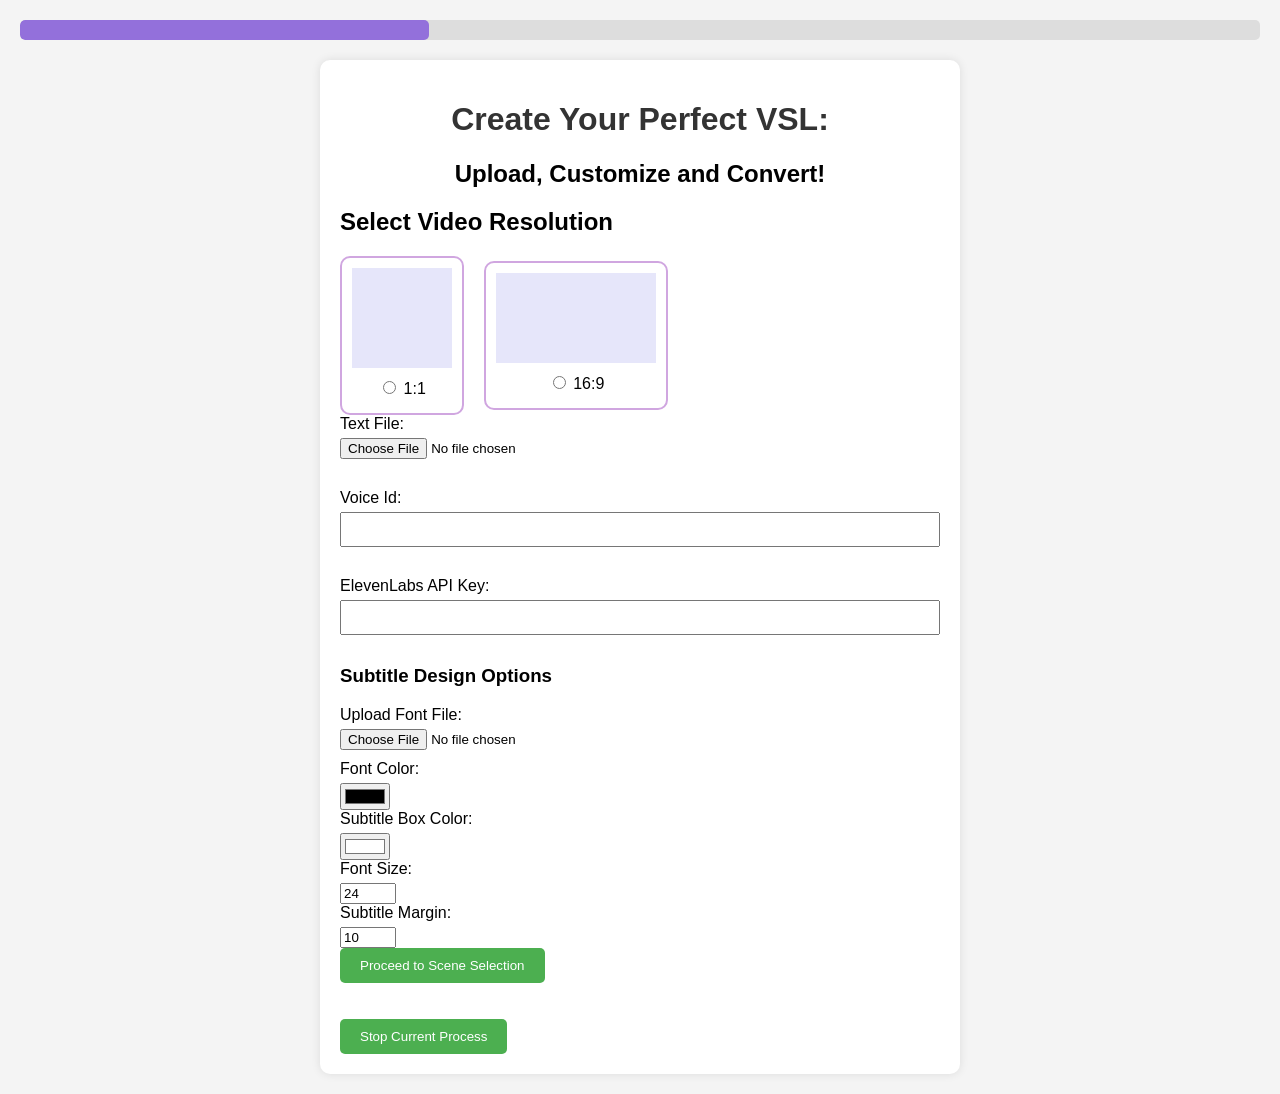
<file: templates/vlc/index.html>
<!DOCTYPE html>
<html lang="en">
<head>
    <meta charset="UTF-8">
    <meta name="viewport" content="width=device-width, initial-scale=1.0">
    <title>Text To Video Bot</title>
    <style>
        body {
            font-family: Arial, sans-serif;
            background-color: #f4f4f4;
            margin: 0;
            padding: 20px;
        }

        .container {
            background-color: #fff;
            padding: 20px;
            border-radius: 10px;
            box-shadow: 0 0 10px rgba(0, 0, 0, 0.1);
            width: 600px;
            margin: 0 auto;
        }

        input[type="file"] {
            margin-bottom: 10px;
        }

        input[type="text"] {
            margin-bottom: 10px;
            padding: 8px;
            width: calc(100% - 20px);
        }

        input[type="submit"] {
            background-color: #4CAF50;
            color: white;
            padding: 10px 20px;
            border: none;
            border-radius: 5px;
            cursor: pointer;
            margin-right: 10px;
        }

        input[type="submit"]:hover {
            background-color: #45a049;
        }

        .table-container {
            margin-top: 20px;
        }

        h1 {
            color: #333;
        }

        .form-group {
            margin-bottom: 20px;
        }

        label {
            display: block;
            margin-bottom: 5px;
        }

        select {
            width: 100%;
            padding: 8px;
            border-radius: 5px;
            border: 1px solid #000000;
        }

        table {
            width: 100%;
            border-collapse: collapse;
            margin-top: 20px;
            font-family: Arial, Helvetica, sans-serif;
            border: springgreen;
        }

        th, td {
            padding: 10px;
            text-align: left;
            border-bottom: 1px solid #000000;
        }

        th {
            background-color: #000000;
        }

        a {
            color: #4CAF50;
            text-decoration: none;
        }

        a:hover {
            text-decoration: underline;
        }
        
        .resolution-container {
            display: flex;
            gap: 20px;
            margin-top: 20px;
        }

        .resolution-option-wrapper {
            display: flex;
            flex-direction: column;
            align-items: center;
            padding: 10px;
            border: 2px solid #d0a6e0; /* Light purple border color */
            border-radius: 10px; /* Rounded corners */
            transition: border-color 0.3s, background-color 0.3s;
        }

        .resolution-option-wrapper:hover {
            border-color: #a065b6; /* Darker purple on hover */
        }

        .resolution-option-wrapper input[type="radio"]:checked + label {
            color: #a065b6; /* Dark purple text when selected */
        }

        .visualization {
            background-color: #e6e6fa; /* Light purple */
            margin-bottom: 10px;
        }

        .visualization.square {
            width: 100px;
            height: 100px;
        }

        .visualization.widescreen {
            width: 160px;
            height: 90px;
        }

        /* Progress Bar Styles */
        .progress-container {
            width: 100%;
            background-color: #ddd;
            border-radius: 5px;
            overflow: hidden;
            margin-bottom: 20px;
        }

        .progress-bar {
            height: 20px;
            width: 33%; /* Initially 25% filled */
            background-color: #9370DB; /* Light purple color */
            text-align: center;
            color: white;
            line-height: 20px;
            border-radius: 5px;
        }
    </style>
</head>
<body>
    <div class="progress-container">
        <div class="progress-bar"></div>
    </div>

    <div class="container">
        <h1 style="text-align: center;">Create Your Perfect VSL:</h1>
        <h2 style="text-align: center;">Upload, Customize and Convert!</h2>
        <form action="/" method="post" enctype="multipart/form-data">
            <h2>Select Video Resolution</h2>
            <div class="section-1">

                <div class="resolution-container" style="align-items: center; display: flex;">
                    <!-- Option for 1:1 resolution -->
                    <div class="resolution-option-wrapper">
                        <div class="visualization square"></div>
                        <label>
                            <input type="radio" name="resolution" value="1:1" required>
                            1:1
                        </label>
                    </div>
                    <!-- Option for 16:9 resolution -->
                    <div class="resolution-option-wrapper">
                        <div class="visualization widescreen"></div>
                        <label>
                            <input type="radio" name="resolution" value="16:9">
                            16:9
                        </label>
                    </div>
                </div>

                <div class="form-group">
                    <label for="textfile">Text File:</label>
                    <input type='file' name='textfile' accept=".txt" id='textfile' required>
                </div>
                <div class="form-group">
                    <label for="voiceid">Voice Id:</label>
                    <input type="text" name="voiceid" id="voiceid" required>
                </div>
                <div class="form-group">
                    <label for="elevenlabs_apikey">ElevenLabs API Key:</label>
                    <input type="text" id="elevenlabs_apikey" name="elevenlabs_apikey" required>
                </div>


                
                <!-- Section 2: Subtitle Design -->
                <div id="subtitleDesignForm">
                    <h3>Subtitle Design Options</h3>
                    <div class="subtitle-design-form-group">
                        <label for="font_file">Upload Font File:</label>
                        <input type="file" name="font_file" id="font_file">
                    </div>
                    <div class="subtitle-design-form-group">
                        <label for="font_color">Font Color:</label>
                        <input type="color" name="font_color" id="font_color" value="#000000">
                    </div>
                    <div class="subtitle-design-form-group">
                        <label for="subtitle_box_color">Subtitle Box Color:</label>
                        <input type="color" name="subtitle_box_color" id="subtitle_box_color" value="#ffffff">
                    </div>
                    
                    <div class="subtitle-design-form-group">
                        <label for="font_size">Font Size:</label>
                        <input type="number" name="font_size" id="font_size" min="1" max="100" value="24">
                    </div>
                    <div class="subtitle-design-form-group">
                        <label for="margin">Subtitle Margin:</label>
                        <input type="number" name="margin" id="margin" min="0" max="100" value="10">
                    </div>
    
                    
                
            </div>
            
            
            


            <input type="submit" value="Proceed to Scene Selection">
        </form>
        <br>
        <br>
        <br>
        <form action="/stop_process" method="post">
            <input type="submit" value="Stop Current Process">
        </form>
    </div>
</body>
</html>
</file>
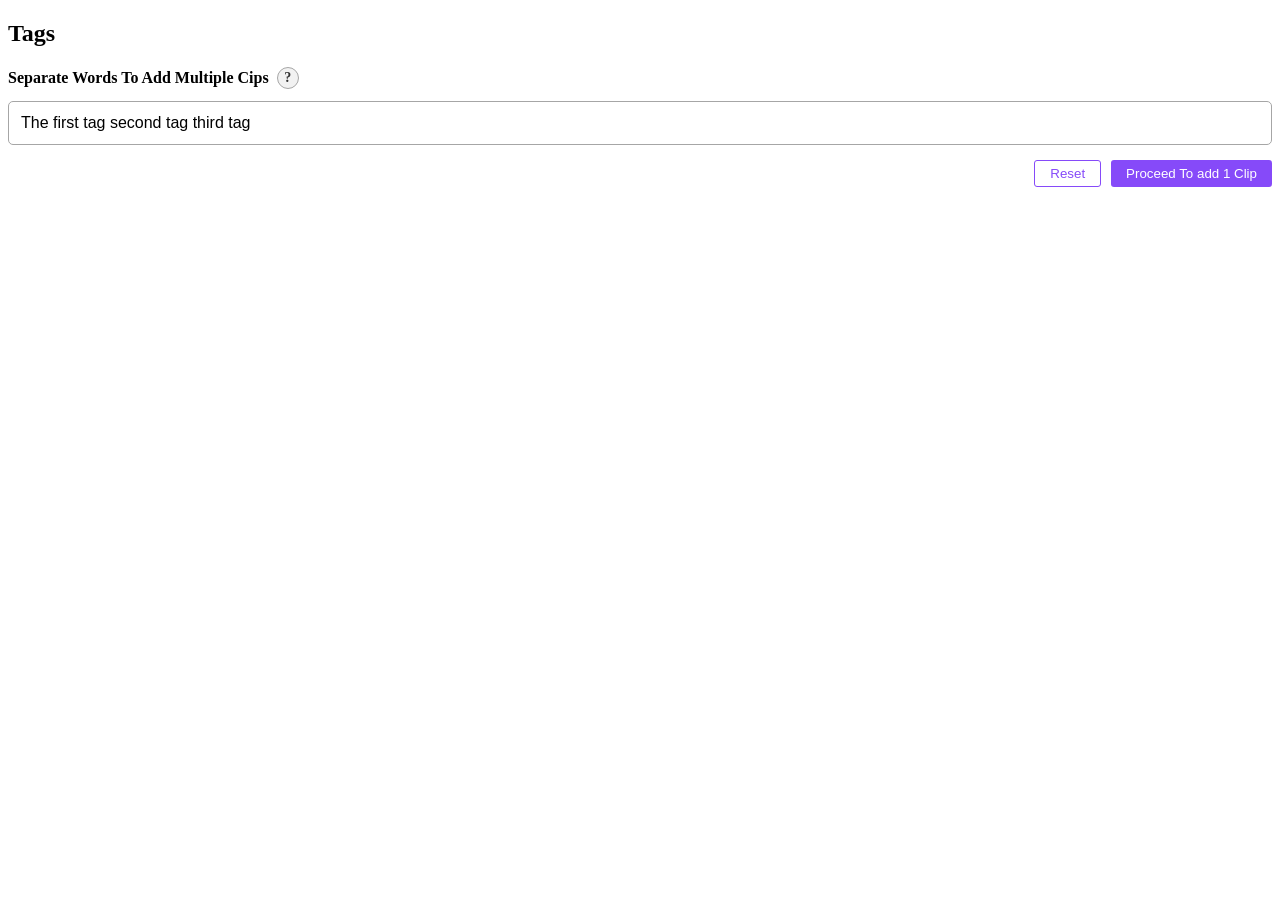
<file: templates/_tag.html>
<!DOCTYPE html>
<html lang="en">
<head>
    <meta charset="UTF-8">
    <meta name="viewport" content="width=device-width, initial-scale=1.0">
    <title>Tag Input Example</title>
    <style>
        .list-of-tags {
            display: flex;
            flex-wrap: wrap;
            margin: 12px 0;
            padding: 7px;
            border-radius: 5px;
            border: 1px solid #a6a6a6;
        }

        .list-of-tags li {
            list-style: none;
            background: #f2f2f2;
            padding: 5px 8px 5px 10px;
            margin: 4px 3px;
            border: 1px solid #e3d1e1;
            border-radius: 3px;
        }

        .list-of-tags input {
            flex: 1;
            outline: none;
            border: none;
            padding: 5px;
            font-size: 16px;
        }
        .details {
            display: flex;
            justify-content: flex-end;  
            gap: 10px;  
        }

        #reset-btn {
            border: 1px solid #864AF9; 
            background-color: transparent;
            color: #864AF9;  
            padding: 5px 15px;
            cursor: pointer;
        }

        #done-btn {
            background-color: #864AF9; 
            color: white;  
            padding: 5px 15px;
            border: none;
            cursor: pointer;
        }

        #reset-btn:hover {
            background-color: #864AF9; 
            color: white;
        }

        #done-btn:hover {
            background-color: #864AF9; 
        }

        .details button {
            padding: 5px 10px;
            border: none;
            background: #007bff;
            color: white;
            border-radius: 3px;
            cursor: pointer;
        }

        .details button:hover {
            background: #0056b3;
        }
        .guide {
            display: flex;
            align-items: center;
            margin-bottom: 12px;
        }
        .guide-title {
            font-weight: bold;
            margin-right: 8px;
        }
        .guide-icon {
            display: inline-block;
            width: 20px;
            height: 20px;
            font-size: 14px;
            font-weight: bold;
            line-height: 20px;
            text-align: center;
            border: 1px solid #a6a6a6;
            border-radius: 50%;
            cursor: pointer;
            background-color: #f2f2f2;
            color: #333;
            user-select: none;
        }
        .guide-icon:hover::after {
            content: attr(title);
            position: absolute;
            left: 50%;
            top: 100%;
            transform: translateX(-50%);
            white-space: nowrap;
            background-color: #fff;
            color: #333;
            border: 1px solid #a6a6a6;
            padding: 5px 10px;
            border-radius: 5px;
            box-shadow: 0px 2px 5px rgba(0, 0, 0, 0.2);
            z-index: 10;
        }
        .error-message {
                color: red;
                font-size: 12px;
                margin-top: 5px;
            }
        .details {
            margin-top: 15px;
        }
    </style>
</head>
<body>
    <div class="wrapper">
        <h2>Tags</h2>
        
        <div class="guide">
            <span class="guide-title">Separate Words To Add Multiple Cips </span>
            <span class="guide-icon" title="To Select Multiple Clips On This Line, Place Your Cursor Where You Want To Separate The Words, Type ',' To Separate The Words. When Done, Click The Done Button.">?</span>
        </div>
    
        <div class="tag-box">
            <ul id="list-of-tags" class="list-of-tags">
                <input class="tag-input" value="The first tag second tag third tag" type="text">
            </ul>
        </div>
        <div id="error-message" class="error-message"></div>
        <div class="details">
            <button id="reset-btn" type="button">Reset</button>
            <button id="done-btn" type="button">Proceed To add 1 Clip</button>
        </div>
    </div>
    <script>
       const listOfTags = document.getElementById('list-of-tags');
        const input = listOfTags.querySelector('input');
        const resetBtn = document.getElementById('reset-btn');
        const doneBtn = document.getElementById('done-btn');
        const initialValue = input.value;
        const errorMessage = document.getElementById('error-message');
        function createTag(text) {
            const li = document.createElement('li');
            li.textContent = text;
            listOfTags.insertBefore(li, input);
        }

        function updateClipCount() {
            const tags = document.querySelectorAll('.list-of-tags li'); 
            const remainingText = input.value.trim();

            let clipCount = tags.length;  
            if (remainingText) {
                clipCount += 1;  
            }
            
            const doneBtn = document.getElementById('done-btn');
            doneBtn.textContent = `Proceed To Add ${clipCount} Clip${clipCount > 1 ? 's' : ''}`;
        }

        function handleKeyPress(e) {
            const value = input.value;
            let cursorPosition = input.selectionStart;  // Store initial cursor position

            // Function to find the beginning of the current or previous word
            function moveToWordStart(pos) {
                while (pos > 0 && value[pos - 1] === ' ') {
                    pos--;  // Skip spaces before the word
                }
                while (pos > 0 && value[pos - 1] !== ' ') {
                    pos--;  // Move to the start of the word
                }
                return pos;
            }

            // Function to find the end of the current or next word
            function moveToWordEnd(pos) {
                while (pos < value.length && value[pos] === ' ') {
                    pos++;  // Skip spaces between words
                }
                while (pos < value.length && value[pos] !== ' ') {
                    pos++;  // Move to the end of the word
                }
                return pos;
            }

            // Handling the left arrow key
            if (e.key === 'ArrowLeft') {
                e.preventDefault();
                // Move cursor to the beginning of the previous word
                cursorPosition = moveToWordStart(cursorPosition);
                input.setSelectionRange(cursorPosition, cursorPosition);  // Update cursor position
            }
            // Handling the right arrow key
            else if (e.key === 'ArrowRight') {
                e.preventDefault();
                // Move cursor to the end of the next word
                cursorPosition = moveToWordEnd(cursorPosition);
                input.setSelectionRange(cursorPosition, cursorPosition);  // Update cursor position
            }
            // Handling the comma key
            else if (e.key === ',') {
                const isAtValidPosition =
                    cursorPosition === value.length ||  // At the end of the string
                    value[cursorPosition - 1] === ' ' ||  // After a space
                    (cursorPosition > 0 && value[cursorPosition] === ' ');  // Before a space

                if (!isAtValidPosition) {
                    e.preventDefault(); // Prevent action if not at a valid position
                    errorMessage.textContent = 'Wrong Position To Separate Words';
                    return;
                }

                e.preventDefault();
                const beforeCursor = value.substring(0, cursorPosition).trim();
                if (beforeCursor) createTag(beforeCursor);
                errorMessage.textContent = '';

                input.value = value.substring(cursorPosition).trim();
                updateClipCount();  // Update clip count when a comma is pressed
            }
            // Handling the Enter key
            else if (e.key === 'Enter') {
                const isAtValidPosition =
                    cursorPosition === value.length ||  // At the end of the string
                    value[cursorPosition - 1] === ' ' ||  // After a space
                    (cursorPosition > 0 && value[cursorPosition] === ' ');  // Before a space

                if (!isAtValidPosition) {
                    e.preventDefault(); // Prevent action if not at a valid position
                    errorMessage.textContent = 'Wrong Position To Separate Words';
                    return;
                }

                e.preventDefault();
                const beforeCursor = value.substring(0, cursorPosition).trim();
                const afterCursor = value.substring(cursorPosition).trim();

                if (beforeCursor) createTag(beforeCursor);
                if (afterCursor) createTag(afterCursor);
                errorMessage.textContent = '';

                input.value = '';  // Clear the input field
                updateClipCount();  // Update clip count when Enter is pressed
            }
        }

     
        function preventUnwantedKeys(e) {
            const allowedKeys = [
                'ArrowLeft', 'ArrowRight', 'ArrowUp', 'ArrowDown', 'Enter', ','
            ];

            
            if (!allowedKeys.includes(e.key)) {
                e.preventDefault();
            }
        }

        function resetTags() {
            // Clear all tags and restore the initial input value
            const tags = listOfTags.querySelectorAll('li');
            tags.forEach(tag => tag.remove());
            input.value = initialValue;
            errorMessage.textContent=''
            doneBtn.textContent='Proceed To add 1 Clip'

        }

        function convertRemainingToTag() {
            const value = input.value.trim();
            if (value) {
                createTag(value); // Convert remaining text to a single tag
                input.value = ''; // Clear the input field
                errorMessage.textContent=''

            }
        }

        input.addEventListener('keydown', handleKeyPress);
        input.addEventListener('keydown', preventUnwantedKeys);
        resetBtn.addEventListener('click', resetTags);
        doneBtn.addEventListener('click', convertRemainingToTag);

        input.addEventListener('paste', e => e.preventDefault());

    </script>
</body>
</html>
</file>
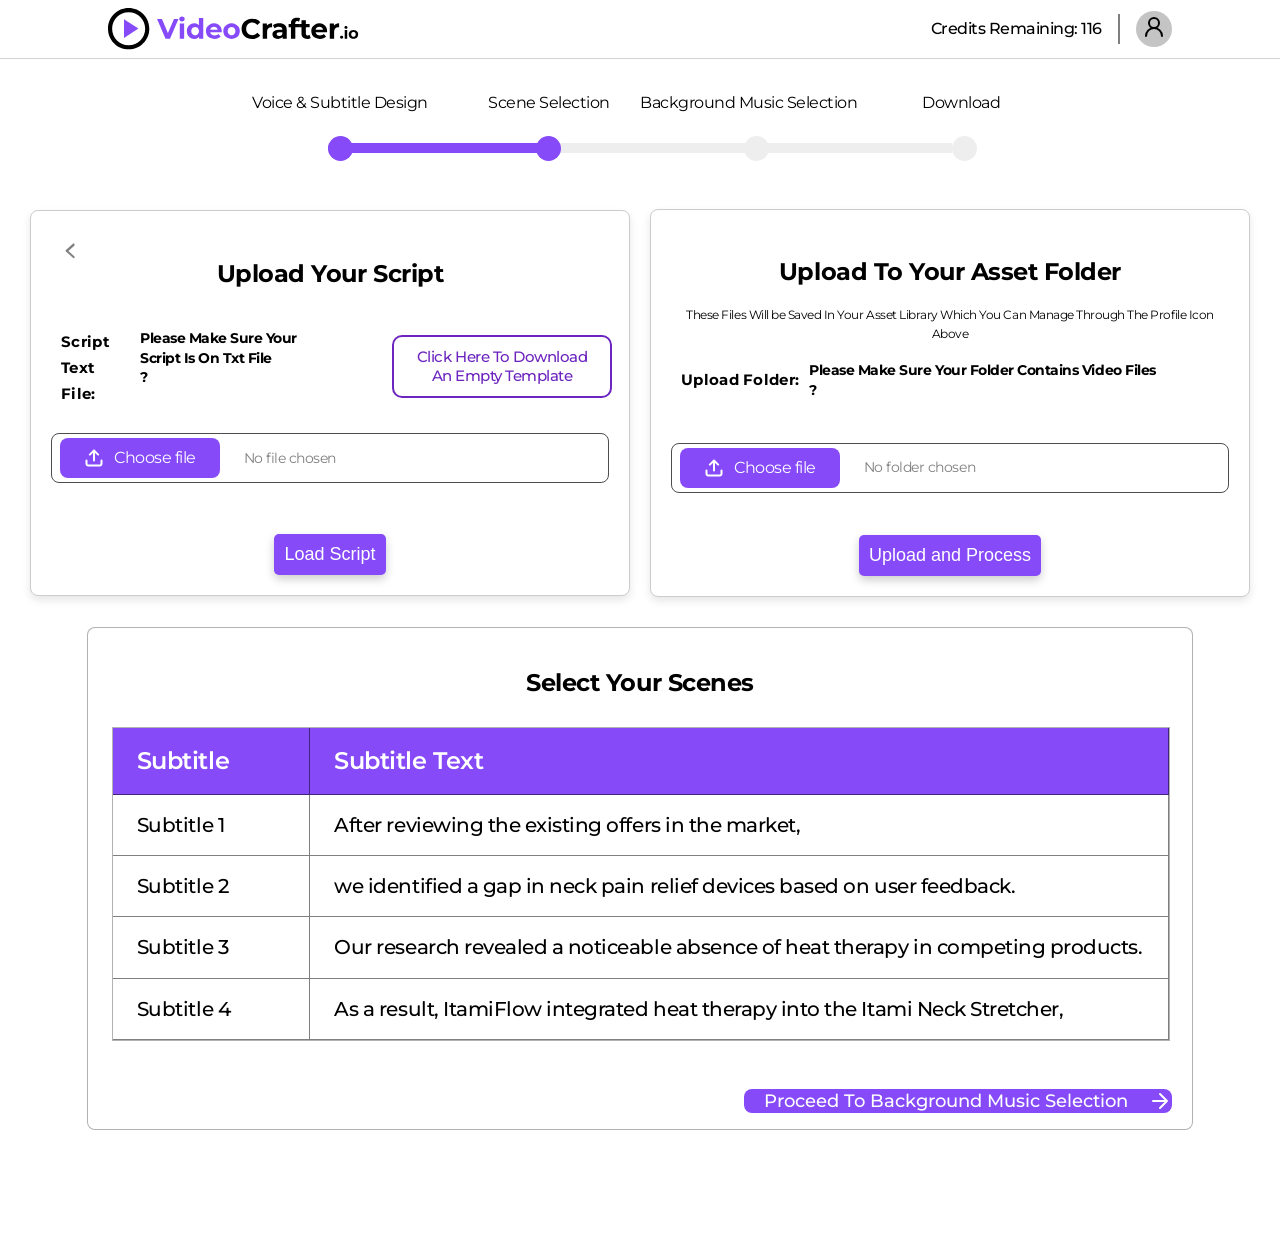
<file: templates/selectSceneUpdatedCode.html>
<!DOCTYPE html>
<html lang="en">

<head>
    <meta charset="UTF-8">
    <meta name="viewport" content="width=device-width, initial-scale=1.0">
    <link rel="icon" type="image/svg+xml" href="https://vlsmlsaker.s3.amazonaws.com/favicon/favicon.svg" />
    <link rel="icon" type="image/png" href="https://vlsmlsaker.s3.amazonaws.com/favicon/favicon.png" sizes="32x32" />
    <title>VideoCrafter.io</title>
    <link rel="stylesheet" href="https://vlsmlsaker.s3.amazonaws.com/css/style.css">
    <!-- <link rel="stylesheet" href="https://vlsmlsaker.s3.amazonaws.com/sceneselection/style.css"> -->
    <link rel="stylesheet" href="/static/sceneselection/style.css">
    <link rel="stylesheet" href="https://cdnjs.cloudflare.com/ajax/libs/font-awesome/6.7.1/css/all.min.css"
        integrity="sha512-5Hs3dF2AEPkpNAR7UiOHba+lRSJNeM2ECkwxUIxC1Q/FLycGTbNapWXB4tP889k5T5Ju8fs4b1P5z/iB4nMfSQ=="
        crossorigin="anonymous" referrerpolicy="no-referrer" />
    <script src="https://vlsmlsaker.s3.amazonaws.com/sceneselection/script.js"></script>
    <style>
        /* Modal Background */
        #popup-modal {
            position: fixed;
            top: 0;
            left: 0;
            width: 100%;
            height: 100%;
            background-color: rgba(0, 0, 0, 0.7);
            /* Semi-transparent background */
            display: flex;
            justify-content: center;
            align-items: center;
            z-index: 1000;
            opacity: 0;
            pointer-events: none;
            transition: opacity 0.3s ease-in-out;
        }

        /* Show the modal */
        #popup-modal:not(.hidden) {
            opacity: 1;
            pointer-events: all;
        }

        /* Modal Content */
        .sub-div {
            background: white;
            border-radius: 8px;
            padding: 20px 30px;
            width: 100%;
            max-width: 750px;
            box-shadow: 0 4px 8px rgba(0, 0, 0, 0.2);
            animation: slide-down 0.3s ease-in-out;
        }

        /* Modal Header */
        .popup-content .title {
            background: #864AF9;
            color: white;
            border-top: none;
            font-size: 24px;
            font-weight: 600;
            line-height: 29.26px;
            text-align: center;
        }

        /* Modal Form Elements */
        .popup-content select,
        .popup-content input[type="file"] {
            width: 100%;
            padding: 10px;
            /* margin-bottom: 15px; */
            border: 1px solid #ddd;
            border-radius: 4px;
            font-size: 14px;
        }

        /* Submit Button */
        #popup-submit {
            font-family: "Montserrat", sans-serif;
            align-items: center;
            gap: 10px;
            padding: 12px 24px;
            color: white;
            background: #864AF9;
            border-radius: 8px;
            font-size: 18px;
            font-weight: 500;
            line-height: 24px;
            letter-spacing: 0.02em;
            text-align: left;
            cursor: pointer;
            border: none;
            transition: background 0.2s ease-in-out;
        }

        .close-btn {
            display: inline-block;
            margin-left: 775px;
        }

        #close-popup {
            background-color: red;
            color: white;
            border: none;
            font-family: Arial, sans-serif;
            font-size: 14px;
            font-weight: bold;
            width: 30px;
            height: 30px;
            cursor: pointer;
            padding: 0;
            line-height: 30px;
            text-align: center;
        }

        #close-popup:hover {
            background-color: darkred;
        }


        #popup-submit {
            margin-top: 32px;
            margin-left: 85%;
        }

        #popup-submit:hover {
            background: #722df3;
        }

        /* Animation */
        @keyframes slide-down {
            from {
                transform: translateY(-30px);
                opacity: 0;
            }

            to {
                transform: translateY(0);
                opacity: 1;
            }
        }
    </style>
    <style>
        .hidden {
            display: none;
        }

        /* Style for the button */
        .file-button {
            background: #864af9;
            border: none;
            border-radius: 5px;
            /* Rounded corners */
            padding: 10px 10px;
            color: white;
            font-size: 18px;
            font-family: 'Arial', sans-serif;
            cursor: pointer;
            box-shadow: 0 4px 10px rgba(0, 0, 0, 0.2);
            transition: transform 0.3s ease, box-shadow 0.3s ease;
        }

        .center-container {
            display: flex;
            justify-content: center;
            align-items: center;
        }

        .card-container {
            display: grid;
            grid-template-columns: 1fr 1fr;
            gap: 20px;
            align-items: center;
            padding: 0 30px;
        }

        .card {
            background-color: white;
            border: 1px solid #ccc;
            border-radius: 8px;
            box-shadow: 0 4px 8px rgba(0, 0, 0, 0.1);
            min-height: 370px;
            max-height: 400px;
            padding: 20px;
            font-size: 14px;
            box-sizing: border-box;
        }

        .card-header {
            padding: 12px;
            text-align: center;
            font-weight: bold;

        }

        .card-header h5,
        h6 {

            font-family: "Montserrat", sans-serif;

            font-weight: 400;
        }

        .card-body {
            font-weight: bold;
            padding: 10px;
        }

        .card-body a {
            margin-left: 12px;
        }

        .download-btn {
            display: inline-block;
            padding: 10px 20px;
            color: #6c25be;
            text-align: center;
            text-decoration: none;
            border-radius: 10px;
            font-size: 15px;
            border: 2px solid;
            margin-bottom: 8px;
            font-weight: 500;
            margin-top: 4px;
            margin-left: 73px !important;
            cursor: pointer;
            transition: background-color 0.3s ease;
            position: relative;
            left: 19px;
            top: 0;
        }

        .card-body.upload {
            position: relative;
            top: -25px;
            left: 0;
            padding-bottom: 2px;
        }

        @media (max-width:991px) {
            .card-container {
                grid-template-columns: 1fr;
            }
        }
    </style>
</head>

<body style="position: relative; overflow-x: hidden;">


    <link rel="stylesheet" href="https://vlsmlsaker.s3.amazonaws.com/css/music.css" />

    <style>
        header a:hover {
            color: #0a58ca;
        }

        header * {
            box-sizing: border-box;
        }

        [data-tooltip] {
            position: relative;
        }

        [data-tooltip]:after {
            content: attr(data-tooltip);
            padding: 6px 8px;
            position: absolute;
            left: 50%;
            bottom: 100%;
            transform: translateX(-50%);
            background-color: #000000aa;
            width: max-content;
            opacity: 0;
            -webkit-transition: opacity 0.2s ease-out;
            color: #ffffff;
            border-radius: 6px;
        }

        [data-tooltip]:hover:after {
            opacity: 1;
        }

        header a {
            text-decoration: none;
            color: inherit;
            outline: none;
            display: flex;
            align-items: center;
            cursor: pointer;
        }

        #pfpdropdown {
            font-family: "Montserrat", sans-serif;
            position: absolute;
            border-radius: 8px;
            border: 1px solid #00000080;
            width: 350px;
            background: white;
            height: fit-content;
            top: 10px;
            right: -50px;
            z-index: 1000;
            transition: 0.05s ease-in;
            transform: scale(0.7);
            user-select: none;
        }

        .dropdown {
            font-family: "Montserrat", sans-serif;
        }

        .dropdownText {
            font-family: "Montserrat", sans-serif;
        }

        .not-present {
            visibility: hidden;
            transition: 0.05s ease;
        }

        .present {
            /* opacity: 1; */
            visibility: visible;
            transition: 0.05s ease;
        }
    </style>

    <header style="padding: 8px 108px;
               border-bottom: 1px solid rgba(0, 0, 0, 0.171)">
        <div style="display: flex; justify-content: space-between;">
            <div style="display: flex;
                align-items: center;
                cursor: pointer;
                position: relative">
                <svg width="252" height="42" viewBox="0 0 252 42" fill="none" xmlns="http://www.w3.org/2000/svg">
                    <path
                        d="M20.656 4.13119C29.7859 4.13119 37.1807 11.526 37.1807 20.656C37.1807 29.7859 29.7859 37.1807 20.656 37.1807C11.526 37.1807 4.13119 29.7859 4.13119 20.656C4.13119 11.526 11.526 4.13119 20.656 4.13119ZM20.656 0C9.25387 0 0 9.25387 0 20.656C0 32.058 9.25387 41.3119 20.656 41.3119C32.058 41.3119 41.3119 32.058 41.3119 20.656C41.3119 9.25387 32.058 0 20.656 0Z"
                        fill="black" />
                    <path d="M15.9877 11.2368L30.4055 20.5733L15.9877 29.9098V11.2368Z" fill="#864AF9" />
                    <path
                        d="M57.5159 30.6559L49.0599 11.0559H53.9599L61.3519 28.4159H58.4679L65.9719 11.0559H70.4799L61.9959 30.6559H57.5159ZM71.7745 30.6559V15.5919H76.1425V30.6559H71.7745ZM73.9585 13.4919C73.1558 13.4919 72.5025 13.2586 71.9985 12.7919C71.4945 12.3253 71.2425 11.7466 71.2425 11.0559C71.2425 10.3653 71.4945 9.78661 71.9985 9.31994C72.5025 8.85328 73.1558 8.61994 73.9585 8.61994C74.7611 8.61994 75.4145 8.84394 75.9185 9.29194C76.4225 9.72128 76.6745 10.2813 76.6745 10.9719C76.6745 11.6999 76.4225 12.3066 75.9185 12.7919C75.4331 13.2586 74.7798 13.4919 73.9585 13.4919ZM86.3843 30.8799C84.9657 30.8799 83.687 30.5626 82.5483 29.9279C81.4097 29.2746 80.5043 28.3693 79.8323 27.2119C79.179 26.0546 78.8523 24.6919 78.8523 23.1239C78.8523 21.5373 79.179 20.1653 79.8323 19.0079C80.5043 17.8506 81.4097 16.9546 82.5483 16.3199C83.687 15.6853 84.9657 15.3679 86.3843 15.3679C87.6537 15.3679 88.7643 15.6479 89.7163 16.2079C90.6683 16.7679 91.4057 17.6173 91.9283 18.7559C92.451 19.8946 92.7123 21.3506 92.7123 23.1239C92.7123 24.8786 92.4603 26.3346 91.9563 27.4919C91.4523 28.6306 90.7243 29.4799 89.7723 30.0399C88.839 30.5999 87.7097 30.8799 86.3843 30.8799ZM87.1403 27.2959C87.8497 27.2959 88.4937 27.1279 89.0723 26.7919C89.651 26.4559 90.1083 25.9799 90.4443 25.3639C90.799 24.7293 90.9763 23.9826 90.9763 23.1239C90.9763 22.2466 90.799 21.4999 90.4443 20.8839C90.1083 20.2679 89.651 19.7919 89.0723 19.4559C88.4937 19.1199 87.8497 18.9519 87.1403 18.9519C86.4123 18.9519 85.759 19.1199 85.1803 19.4559C84.6017 19.7919 84.135 20.2679 83.7803 20.8839C83.4443 21.4999 83.2763 22.2466 83.2763 23.1239C83.2763 23.9826 83.4443 24.7293 83.7803 25.3639C84.135 25.9799 84.6017 26.4559 85.1803 26.7919C85.759 27.1279 86.4123 27.2959 87.1403 27.2959ZM91.0883 30.6559V27.5759L91.1723 23.0959L90.8923 18.6439V9.87994H95.2603V30.6559H91.0883ZM106.499 30.8799C104.782 30.8799 103.27 30.5439 101.963 29.8719C100.675 29.1999 99.6764 28.2853 98.967 27.1279C98.2577 25.9519 97.903 24.6173 97.903 23.1239C97.903 21.6119 98.2484 20.2773 98.939 19.1199C99.6484 17.9439 100.61 17.0293 101.823 16.3759C103.036 15.7039 104.408 15.3679 105.939 15.3679C107.414 15.3679 108.739 15.6853 109.915 16.3199C111.11 16.9359 112.052 17.8319 112.743 19.0079C113.434 20.1653 113.779 21.5559 113.779 23.1799C113.779 23.3479 113.77 23.5439 113.751 23.7679C113.732 23.9733 113.714 24.1693 113.695 24.3559H101.459V21.8079H111.399L109.719 22.5639C109.719 21.7799 109.56 21.0986 109.243 20.5199C108.926 19.9413 108.487 19.4933 107.927 19.1759C107.367 18.8399 106.714 18.6719 105.967 18.6719C105.22 18.6719 104.558 18.8399 103.979 19.1759C103.419 19.4933 102.98 19.9506 102.663 20.5479C102.346 21.1266 102.187 21.8173 102.187 22.6199V23.2919C102.187 24.1133 102.364 24.8413 102.719 25.4759C103.092 26.0919 103.606 26.5679 104.259 26.9039C104.931 27.2213 105.715 27.3799 106.611 27.3799C107.414 27.3799 108.114 27.2586 108.711 27.0159C109.327 26.7733 109.887 26.4093 110.391 25.9239L112.715 28.4439C112.024 29.2279 111.156 29.8346 110.111 30.2639C109.066 30.6746 107.862 30.8799 106.499 30.8799ZM123.575 30.8799C121.97 30.8799 120.542 30.5439 119.291 29.8719C118.059 29.1999 117.079 28.2853 116.351 27.1279C115.642 25.9519 115.287 24.6173 115.287 23.1239C115.287 21.6119 115.642 20.2773 116.351 19.1199C117.079 17.9439 118.059 17.0293 119.291 16.3759C120.542 15.7039 121.97 15.3679 123.575 15.3679C125.162 15.3679 126.58 15.7039 127.831 16.3759C129.082 17.0293 130.062 17.9346 130.771 19.0919C131.48 20.2493 131.835 21.5933 131.835 23.1239C131.835 24.6173 131.48 25.9519 130.771 27.1279C130.062 28.2853 129.082 29.1999 127.831 29.8719C126.58 30.5439 125.162 30.8799 123.575 30.8799ZM123.575 27.2959C124.303 27.2959 124.956 27.1279 125.535 26.7919C126.114 26.4559 126.571 25.9799 126.907 25.3639C127.243 24.7293 127.411 23.9826 127.411 23.1239C127.411 22.2466 127.243 21.4999 126.907 20.8839C126.571 20.2679 126.114 19.7919 125.535 19.4559C124.956 19.1199 124.303 18.9519 123.575 18.9519C122.847 18.9519 122.194 19.1199 121.615 19.4559C121.036 19.7919 120.57 20.2679 120.215 20.8839C119.879 21.4999 119.711 22.2466 119.711 23.1239C119.711 23.9826 119.879 24.7293 120.215 25.3639C120.57 25.9799 121.036 26.4559 121.615 26.7919C122.194 27.1279 122.847 27.2959 123.575 27.2959Z"
                        fill="#864AF9" />
                    <path
                        d="M144.163 30.9919C142.651 30.9919 141.241 30.7493 139.935 30.2639C138.647 29.7599 137.527 29.0506 136.575 28.1359C135.623 27.2213 134.876 26.1479 134.335 24.9159C133.812 23.6839 133.551 22.3306 133.551 20.8559C133.551 19.3813 133.812 18.0279 134.335 16.7959C134.876 15.5639 135.623 14.4906 136.575 13.5759C137.545 12.6613 138.675 11.9613 139.963 11.4759C141.251 10.9719 142.66 10.7199 144.191 10.7199C145.889 10.7199 147.42 11.0186 148.783 11.6159C150.164 12.1946 151.321 13.0533 152.255 14.1919L149.343 16.8799C148.671 16.1146 147.924 15.5453 147.103 15.1719C146.281 14.7799 145.385 14.5839 144.415 14.5839C143.5 14.5839 142.66 14.7333 141.895 15.0319C141.129 15.3306 140.467 15.7599 139.907 16.3199C139.347 16.8799 138.908 17.5426 138.591 18.3079C138.292 19.0733 138.143 19.9226 138.143 20.8559C138.143 21.7893 138.292 22.6386 138.591 23.4039C138.908 24.1693 139.347 24.8319 139.907 25.3919C140.467 25.9519 141.129 26.3813 141.895 26.6799C142.66 26.9786 143.5 27.1279 144.415 27.1279C145.385 27.1279 146.281 26.9413 147.103 26.5679C147.924 26.1759 148.671 25.5879 149.343 24.8039L152.255 27.4919C151.321 28.6306 150.164 29.4986 148.783 30.0959C147.42 30.6933 145.88 30.9919 144.163 30.9919ZM154.73 30.6559V15.5919H158.902V19.8479L158.314 18.6159C158.762 17.5519 159.481 16.7493 160.47 16.2079C161.459 15.6479 162.663 15.3679 164.082 15.3679V19.3999C163.895 19.3813 163.727 19.3719 163.578 19.3719C163.429 19.3533 163.27 19.3439 163.102 19.3439C161.907 19.3439 160.937 19.6893 160.19 20.3799C159.462 21.0519 159.098 22.1066 159.098 23.5439V30.6559H154.73ZM174.655 30.6559V27.7159L174.375 27.0719V21.8079C174.375 20.8746 174.085 20.1466 173.507 19.6239C172.947 19.1013 172.079 18.8399 170.903 18.8399C170.1 18.8399 169.307 18.9706 168.523 19.2319C167.757 19.4746 167.104 19.8106 166.563 20.2399L164.995 17.1879C165.816 16.6093 166.805 16.1613 167.963 15.8439C169.12 15.5266 170.296 15.3679 171.491 15.3679C173.787 15.3679 175.569 15.9093 176.839 16.9919C178.108 18.0746 178.743 19.7639 178.743 22.0599V30.6559H174.655ZM170.063 30.8799C168.887 30.8799 167.879 30.6839 167.039 30.2919C166.199 29.8813 165.555 29.3306 165.107 28.6399C164.659 27.9493 164.435 27.1746 164.435 26.3159C164.435 25.4199 164.649 24.6359 165.079 23.9639C165.527 23.2919 166.227 22.7693 167.179 22.3959C168.131 22.0039 169.372 21.8079 170.903 21.8079H174.907V24.3559H171.379C170.352 24.3559 169.643 24.5239 169.251 24.8599C168.877 25.1959 168.691 25.6159 168.691 26.1199C168.691 26.6799 168.905 27.1279 169.335 27.4639C169.783 27.7813 170.389 27.9399 171.155 27.9399C171.883 27.9399 172.536 27.7719 173.115 27.4359C173.693 27.0813 174.113 26.5679 174.375 25.8959L175.047 27.9119C174.729 28.8826 174.151 29.6199 173.311 30.1239C172.471 30.6279 171.388 30.8799 170.063 30.8799ZM182.948 30.6559V15.2559C182.948 13.5573 183.452 12.2039 184.46 11.1959C185.468 10.1693 186.905 9.65594 188.772 9.65594C189.407 9.65594 190.013 9.72128 190.592 9.85194C191.189 9.98261 191.693 10.1879 192.104 10.4679L190.956 13.6319C190.713 13.4639 190.443 13.3333 190.144 13.2399C189.845 13.1466 189.528 13.0999 189.192 13.0999C188.557 13.0999 188.063 13.2866 187.708 13.6599C187.372 14.0146 187.204 14.5559 187.204 15.2839V16.6839L187.316 18.5599V30.6559H182.948ZM180.624 19.2879V15.9279H191.068V19.2879H180.624ZM199.124 30.8799C197.351 30.8799 195.969 30.4319 194.98 29.5359C193.991 28.6213 193.496 27.2679 193.496 25.4759V12.2599H197.864V25.4199C197.864 26.0546 198.032 26.5493 198.368 26.9039C198.704 27.2399 199.161 27.4079 199.74 27.4079C200.431 27.4079 201.019 27.2213 201.504 26.8479L202.68 29.9279C202.232 30.2453 201.691 30.4879 201.056 30.6559C200.44 30.8053 199.796 30.8799 199.124 30.8799ZM191.172 19.2879V15.9279H201.616V19.2879H191.172ZM211.863 30.8799C210.146 30.8799 208.634 30.5439 207.327 29.8719C206.039 29.1999 205.041 28.2853 204.331 27.1279C203.622 25.9519 203.267 24.6173 203.267 23.1239C203.267 21.6119 203.613 20.2773 204.303 19.1199C205.013 17.9439 205.974 17.0293 207.187 16.3759C208.401 15.7039 209.773 15.3679 211.303 15.3679C212.778 15.3679 214.103 15.6853 215.279 16.3199C216.474 16.9359 217.417 17.8319 218.107 19.0079C218.798 20.1653 219.143 21.5559 219.143 23.1799C219.143 23.3479 219.134 23.5439 219.115 23.7679C219.097 23.9733 219.078 24.1693 219.059 24.3559H206.823V21.8079H216.763L215.083 22.5639C215.083 21.7799 214.925 21.0986 214.607 20.5199C214.29 19.9413 213.851 19.4933 213.291 19.1759C212.731 18.8399 212.078 18.6719 211.331 18.6719C210.585 18.6719 209.922 18.8399 209.343 19.1759C208.783 19.4933 208.345 19.9506 208.027 20.5479C207.71 21.1266 207.551 21.8173 207.551 22.6199V23.2919C207.551 24.1133 207.729 24.8413 208.083 25.4759C208.457 26.0919 208.97 26.5679 209.623 26.9039C210.295 27.2213 211.079 27.3799 211.975 27.3799C212.778 27.3799 213.478 27.2586 214.075 27.0159C214.691 26.7733 215.251 26.4093 215.755 25.9239L218.079 28.4439C217.389 29.2279 216.521 29.8346 215.475 30.2639C214.43 30.6746 213.226 30.8799 211.863 30.8799ZM221.771 30.6559V15.5919H225.943V19.8479L225.355 18.6159C225.803 17.5519 226.522 16.7493 227.511 16.2079C228.501 15.6479 229.705 15.3679 231.123 15.3679V19.3999C230.937 19.3813 230.769 19.3719 230.619 19.3719C230.47 19.3533 230.311 19.3439 230.143 19.3439C228.949 19.3439 227.978 19.6893 227.231 20.3799C226.503 21.0519 226.139 22.1066 226.139 23.5439V30.6559H221.771ZM233.63 30.7839C233.203 30.7839 232.835 30.6399 232.526 30.3519C232.227 30.0533 232.078 29.6746 232.078 29.2159C232.078 28.7573 232.227 28.3893 232.526 28.1119C232.835 27.8239 233.203 27.6799 233.63 27.6799C234.067 27.6799 234.435 27.8239 234.734 28.1119C235.033 28.3893 235.182 28.7573 235.182 29.2159C235.182 29.6746 235.033 30.0533 234.734 30.3519C234.435 30.6399 234.067 30.7839 233.63 30.7839ZM236.713 30.6559V22.0479H239.209V30.6559H236.713ZM237.961 20.8479C237.503 20.8479 237.129 20.7146 236.841 20.4479C236.553 20.1813 236.409 19.8506 236.409 19.4559C236.409 19.0613 236.553 18.7306 236.841 18.4639C237.129 18.1973 237.503 18.0639 237.961 18.0639C238.42 18.0639 238.793 18.1919 239.081 18.4479C239.369 18.6933 239.513 19.0133 239.513 19.4079C239.513 19.8239 239.369 20.1706 239.081 20.4479C238.804 20.7146 238.431 20.8479 237.961 20.8479ZM245.462 30.7839C244.545 30.7839 243.729 30.5919 243.014 30.2079C242.31 29.8239 241.75 29.3013 241.334 28.6399C240.929 27.9679 240.726 27.2053 240.726 26.3519C240.726 25.4879 240.929 24.7253 241.334 24.0639C241.75 23.3919 242.31 22.8693 243.014 22.4959C243.729 22.1119 244.545 21.9199 245.462 21.9199C246.369 21.9199 247.179 22.1119 247.894 22.4959C248.609 22.8693 249.169 23.3866 249.574 24.0479C249.979 24.7093 250.182 25.4773 250.182 26.3519C250.182 27.2053 249.979 27.9679 249.574 28.6399C249.169 29.3013 248.609 29.8239 247.894 30.2079C247.179 30.5919 246.369 30.7839 245.462 30.7839ZM245.462 28.7359C245.878 28.7359 246.251 28.6399 246.582 28.4479C246.913 28.2559 247.174 27.9839 247.366 27.6319C247.558 27.2693 247.654 26.8426 247.654 26.3519C247.654 25.8506 247.558 25.4239 247.366 25.0719C247.174 24.7199 246.913 24.4479 246.582 24.2559C246.251 24.0639 245.878 23.9679 245.462 23.9679C245.046 23.9679 244.673 24.0639 244.342 24.2559C244.011 24.4479 243.745 24.7199 243.542 25.0719C243.35 25.4239 243.254 25.8506 243.254 26.3519C243.254 26.8426 243.35 27.2693 243.542 27.6319C243.745 27.9839 244.011 28.2559 244.342 28.4479C244.673 28.6399 245.046 28.7359 245.462 28.7359Z"
                        fill="black" />
                </svg>

                <a href="/text" style="position: absolute; width: 100%; height: 100%;"></a>
            </div>
            <div class="right" style="display: flex;
                align-items: center;
                position: relative">
                <span style="font-size: 16px;
                   font-weight: 500;
                   line-height: 14.63px;
                   text-align: left">Credits Remaining: <span id="number">116</span></span>
                <div class="line" style="border: 1px solid #00000080;
                  height: 30px;
                  margin: 0px 16px"></div>
                <div class="img" id="pfp" style="display: flex;
                  justify-content: center;
                  align-items: center;
                  cursor: pointer">
                    <div style="width: 20px;
                    height: 20px;
                    background: #C4C4C4;
                    border-radius: 90px;
                    justify-content: center;
                    align-items: center;
                    gap: 10px;
                    display: flex;
                    padding: 18px">
                        <div style="width: 24px; height: auto;">
                            <svg width="24" height="24" viewBox="0 0 24 24" fill="none"
                                xmlns="http://www.w3.org/2000/svg">
                                <path
                                    d="M12 13C14.7614 13 17 10.7614 17 8C17 5.23858 14.7614 3 12 3C9.23858 3 7 5.23858 7 8C7 10.7614 9.23858 13 12 13ZM12 13C14.1217 13 16.1566 13.8429 17.6569 15.3431C19.1571 16.8434 20 18.8783 20 21M12 13C9.87827 13 7.84344 13.8429 6.34315 15.3431C4.84285 16.8434 4 18.8783 4 21"
                                    stroke="black" stroke-width="2" stroke-linecap="round" stroke-linejoin="round" />
                            </svg>
                        </div>
                    </div>
                </div>

                <div class="not-present" id="pfpdropdown">
                    <div style="border-bottom: 0.2px solid #00000080;
                    box-sizing: border-box;
                    width: 100%;
                    display: flex;
                    flex-direction: column;
                    gap: 12px;
                    padding: 18px 14px">
                        <span style="font-size: 24px;
                       font-weight: 600;
                       line-height: 30.24px;
                       letter-spacing: -0.02em;
                       text-align: left;
                       color: #191919">Muddathir</span>
                        <span style="font-size: 20px;
                       font-weight: 400;
                       line-height: 25.2px;
                       letter-spacing: -0.02em;
                       text-align: left;
                       color: #191919B2">officialfootballfits@gmail.com</span>
                    </div>
                    <div style="border-bottom: 0.2px solid #00000080;
                    width: 100%;
                    box-sizing: border-box;
                    display: flex;
                    flex-direction: column;
                    gap: 26px;
                    padding: 18px 14px">

                        <!-- <span class="dropdownText"><a href="/accounts/profile">Manage Subscription</a></span> -->

                        <div class="display: flex; box-sizing: border-box; width: 100%; flex-direction: row;">
                            <div class="dropdownText" style="width: 100%;
                        display: flex;
                        flex-direction: row;
                        justify-content: space-between">
                                <span class="dropdownText" style="width: fit-content;">Credit Left</span>
                                <span class="dropdownText" style="width: fit-content; color: #19191980;">116</span>
                            </div>
                        </div>

                        <span class="dropdownText"><a href="/video/assets">Manage Asset Library</a></span>

                        <span class="dropdownText"><a href="/accounts/manage-subscription">Manage
                                Subscription</a></span>
                        <!-- <span class="dropdownText">Setting</span> -->
                    </div>
                    <div style="width: 100%;
                    box-sizing: border-box;
                    display: flex;
                    flex-direction: column;
                    gap: 36px;
                    padding: 18px 14px">
                        <span class="dropdownText"><a href="/accounts/logout">Log Out</a></span>
                    </div>
                </div>
            </div>
        </div>
    </header>
    <script>
        const pfp = document.getElementById('pfp');
        const dropdown = document.getElementById('pfpdropdown');

        pfp.addEventListener('click', function () {
            dropdown.classList.toggle('not-present');
            dropdown.classList.toggle('present');
        });

        document.addEventListener('click', function (event) {
            if (!dropdown.contains(event.target) && !pfp.contains(event.target)) {
                dropdown.classList.remove('present');
                dropdown.classList.add('not-present');
            }
        });
    </script>



    <div class="progressbar"
        style="display: flex; justify-content: center; align-items: center; margin-top: 84px; margin-bottom: 56px;">
        <div
            style="width: 624px; height: 10px; background: #EEEEEE; position: relative; display: flex; align-items: center;">
            <div
                style="position: absolute; width: 25px; height: 25px; background: #864AF9; border-radius: 90px; left: 0%;">
            </div>
            <div
                style="position: absolute; width: 25px; height: 25px; background: #864AF9; border-radius: 90px; left: 208px">
            </div>
            <div
                style="position: absolute; width: 25px; height: 25px; background: #EEEEEE; border-radius: 90px; left: 416px;">
            </div>
            <div
                style="position: absolute; width: 25px; height: 25px; background: #EEEEEE; border-radius: 90px; left: 100%;">
            </div>


            <div
                style="position: absolute; width: 220px; height: 10px; background: #864AF9; border-radius: 90px; left: 0;">
            </div>


            <div style="position: absolute; top: -50px; left: -75.96px;">Voice & Subtitle Design</div>
            <div style="position: absolute; top: -50px; left: 160px;">Scene Selection</div>
            <div style="position: absolute; top: -50px; left: 312px;">Background Music Selection</div>
            <div style="position: absolute; top: -50px; left: 594px;">Download</div>
        </div>
    </div>
    <style>
        #django-messages {
            border-radius: 5px;
            margin: 20px auto;
            color: #4a148c;
            width: max-content;
        }

        .message {
            padding: 15px;
            border-radius: 8px;
            margin-bottom: 5px;
            text-align: center;
        }

        .message.success {
            border: 1px solid #d1c4e9;
            background-color: #ede7f6;
            color: #4a148c;
        }

        .message.error {
            border: 1px solid #f48fb1;
            background-color: #fce4ec;
            color: #c2185b;
        }

        .message.info {
            border: 1px solid #64b5f6;
            background-color: #bbdefb;
            color: #0d47a1;
        }

        .message.warning {
            border: 1px solid #ffd54f;
            background-color: #fff9c4;
            color: #f57f17;
        }
    </style>
    <script>
        // Wait for the document to be fully loaded
        document.addEventListener('DOMContentLoaded', function () {
            // Set a timeout to remove the messages after 5 seconds (5000ms)
            setTimeout(function () {
                const messages = document.getElementById('django-messages');
                if (messages) {
                    messages.style.transition = 'opacity 0.5s ease';
                    messages.style.opacity = 0; // Fade out effect
                    setTimeout(function () {
                        messages.remove(); // Completely remove the messages from the DOM
                    }, 500); // Wait for the fade-out to complete
                }
            }, 5000); // 5-second delay before starting the fade-out
        });
    </script>
    <div class="card-container">
        <div>
            <div class="card">
                <div class="card-header">
                    <div id="previousButton"
                        style="display: flex; align-items: center; cursor: pointer;justify-content: flex-start; padding-left: 0;">
                        <svg xmlns="http://www.w3.org/2000/svg" width="16" height="16" fill="gray"
                            class="bi bi-arrow-left" viewBox="0 0 16 16" style="margin-right: 5px;">
                            <path fill-rule="evenodd"
                                d="M11.3 1.3a1 1 0 0 1 0 1.4L5.4 8l5.9 5.3a1 1 0 1 1-1.4 1.4l-7-6.3a1 1 0 0 1 0-1.4l7-6.3a1 1 0 0 1 1.4 0z" />
                        </svg>
                    </div>
                    <script>
                        // document.getElementById('previousButton').addEventListener('click', function() {
                        //     window.history.back();
                        // });
                        document.getElementById('previousButton').addEventListener('click', function () {
                            // Get the referrer URL
                            var referrer = document.referrer;

                            // Check if the previous page URL contains 'progress'
                            if (referrer.includes('progress')) {
                                // Go back two steps
                                window.history.go(-2);
                            } else {
                                // Go back one step
                                window.history.back();
                            }
                        });


                    </script>


                    <span style="font-size: 24px; font-weight: 700; line-height: 29.26px; text-align: center;">
                        Upload Your Script
                    </span>
                    <h5></h5>
                </div>
                <div class="card-body">
                    <form method="POST" action="." enctype="multipart/form-data">
                        <input type="hidden" name="csrfmiddlewaretoken"
                            value="dsVrf8Ts0bzmWEVT7VwHdKS1Tfs5wwEzcGHMpvtlU2OFAbGWpmSVceR6VlfRCIbj">
                        <div class="Script-text-file-text"
                            style="display: flex; align-items: center;justify-content: space-between; margin-bottom: 16px;">
                            <div style="display:flex;">
                                <div
                                    style="  font-weight: bold; line-height: 26.1px; letter-spacing: 0.02em; text-align: left; margin-right: 10px; font-size: 15px;">
                                    Script Text File:
                                </div>
                                <div class="vh-parent">
                                    <div class="vh-child">
                                        <span class="text3">
                                            Please Make Sure Your Script Is On Txt File
                                        </span>
                                    </div>
                                    ?
                                </div>
                            </div>

                            <a href="/text/media/logos/VSL-Maker-Script-Template.txt/" download="" class="download-btn"
                                style="margin-right: 6px;">Click Here To Download An Empty Template</a>
                        </div>
                </div>


                <div class="Script-text-file-Upload"
                    style="width: 100%; height: 50px; border: 1px solid #000000B2; box-sizing: border-box; border-radius: 8px; padding: 8px; gap: 24px; display: flex; align-items: center; margin-bottom: 24px;">
                    <div
                        style="padding: 8px 24px; border-radius: 8px; cursor: pointer; background: #864AF9; width: fit-content; color: white; display: flex; align-items: center; gap: 10px; position: relative;">
                        <svg width="20" height="20" viewBox="0 0 20 20" fill="none" xmlns="http://www.w3.org/2000/svg">
                            <path
                                d="M17.5 12.5V15.8333C17.5 16.2754 17.3244 16.6993 17.0118 17.0118C16.6993 17.3244 16.2754 17.5 15.8333 17.5H4.16667C3.72464 17.5 3.30072 17.3244 2.98816 17.0118C2.67559 16.6993 2.5 16.2754 2.5 15.8333V12.5M14.1667 6.66667L10 2.5M10 2.5L5.83333 6.66667M10 2.5V12.5"
                                stroke="white" stroke-width="2" stroke-linecap="round" stroke-linejoin="round" />
                        </svg>
                        <span class="text2"
                            style="font-size: 16px; line-height: 24px; text-align: center; font-weight: 400;">Choose
                            file</span>
                        <input required type="file" id="fileUpload" name="text_file" accept=".txt"
                            style="width: 100%; height: 100%; position: absolute; opacity: 0; cursor: pointer; z-index: 2; left: 0; border-radius: 8px;">
                    </div>
                    <div class="text2" id="fileName" style="color: #00000080;">No file chosen</div>
                </div>

                <input type="text" name="purpose" hidden value='text_file'>
                <div class="center-container">
                    <button style="margin-top: 27px;" id="scriptUploadButton" class="file-button" type="submit">Load
                        Script</button>
                </div>
                </form>
            </div>
        </div>
        <style>
            .center-containered {
                display: flex;
                flex-direction: column;
                align-items: center;
                justify-content: center;
                width: 100%;
            }

            #uploadStatus {
                text-align: center;
                margin-bottom: 12px;
            }

            #progressWrapper {
                width: 250px;
                display: none;
                margin-top: -5px;
                background-color: #f3f3f3;
                position: relative;
                /* Position relative to hold absolute children */
                border-radius: 12px;
            }

            #progressBar {
                width: 0%;
                background-color: #864AF9;
                text-align: center;
                line-height: 7px;
                color: white;
                border-radius: 12px;

            }

            #percent {
                position: absolute;
                top: -26px;
                right: -10px;
                transform: translateX(-50%);
                line-height: 30px;
                color: black;
            }

            #videoUploadButton {
                margin-top: 6px;
            }
        </style>

        <div class="card" id="uploadCard" style="position: relative;">

            <div class="card-header">
                <span
                    style="font-size: 24px; font-weight: 700; line-height: 29.26px; text-align: center; padding-top: 15px; display: inline-block;">
                    Upload To Your Asset Folder
                </span>
                <h5>These Files Will be Saved In Your Asset Library Which You Can Manage Through The Profile Icon Above
                </h5>
            </div>
            <div class="card-body upload">
                <form method="POST" id="uploadForm" enctype="multipart/form-data">
                    <input type="hidden" name="csrfmiddlewaretoken"
                        value="dsVrf8Ts0bzmWEVT7VwHdKS1Tfs5wwEzcGHMpvtlU2OFAbGWpmSVceR6VlfRCIbj">
                    <div class="Script-text-file-text" style="display: flex; align-items: center; margin-bottom: 16px;">

                        <div
                            style="  font-weight: bold; line-height: 26.1px; letter-spacing: 0.02em; text-align: left; margin-right: 10px; font-size: 15px;">
                            Upload Folder:
                        </div>
                        <div class="vh-parent">
                            <div class="vh-child">
                                <span class="text3">
                                    Please Make Sure Your Folder Contains Video Files
                                </span>
                            </div>
                            ?
                        </div>
                    </div>
            </div>
            <div class="Script-text-file-Upload"
                style="width: 100%; height: 50px; border: 1px solid #000000B2; box-sizing: border-box; border-radius: 8px; padding: 8px; gap: 24px; display: flex; align-items: center; margin-bottom: 24px;">
                <div
                    style="padding: 8px 24px; border-radius: 8px; cursor: pointer; background: #864AF9; width: fit-content; color: white; display: flex; align-items: center; gap: 10px; position: relative;">
                    <svg width="20" height="20" viewBox="0 0 20 20" fill="none" xmlns="http://www.w3.org/2000/svg">
                        <path
                            d="M17.5 12.5V15.8333C17.5 16.2754 17.3244 16.6993 17.0118 17.0118C16.6993 17.3244 16.2754 17.5 15.8333 17.5H4.16667C3.72464 17.5 3.30072 17.3244 2.98816 17.0118C2.67559 16.6993 2.5 16.2754 2.5 15.8333V12.5M14.1667 6.66667L10 2.5M10 2.5L5.83333 6.66667M10 2.5V12.5"
                            stroke="white" stroke-width="2" stroke-linecap="round" stroke-linejoin="round" />
                    </svg>
                    <span class="text2"
                        style="font-size: 16px; line-height: 24px; text-align: center; font-weight: 400;">Choose
                        file</span>
                    <input id="fileInput" type="file" name="folder" webkitdirectory multiple
                        style="width: 100%; height: 100%; position: absolute; opacity: 0; cursor: pointer; z-index: 2; left: 0; border-radius: 8px;">

                </div>

                <div class="text2" id="fileName2" style="color: #00000080;">No folder chosen</div>
            </div>
            <input type="text" id="directories" name="directories" hidden />


            <div id="centered-c" class="center-containered">
                <div id="uploadStatus" style="text-align: center;"></div>

                <div id="progressWrapper" style="display:none;   background-color: #f3f3f3; margin-bottom: 2px;">
                    <div id="progressBar"
                        style="width: 0%; height: 10px; text-align: center; line-height: 30px; color: white;">
                    </div>
                    <div id="percent"></div>
                </div>
                <button class="file-button" id="videoUploadButton" type="submit">Upload and Process</button>
            </div>


            </form>
        </div>
    </div>

    <script>
        const uploadCard = document.getElementById('uploadCard')
        document.querySelector("#fileInput").addEventListener("change", function () {
            let files = document.querySelector("#fileInput").files;
            let directories = {};  // This will store folder paths and their corresponding files
            document.getElementById('uploadStatus').textContent = ''
            // Loop through all selected files
            for (let file of files) {
                const folderPath = file.webkitRelativePath.split('/').slice(0, -1).join('/');
                if (!directories[folderPath]) {
                    directories[folderPath] = [];  // Initialize array for this folder
                }
                directories[folderPath].push(file.name);  // Add file name to the folder
            }

            // Send folder structure to backend in a hidden input field
            document.querySelector("#directories").value = JSON.stringify(directories);
        });
        const fileName2 = document.getElementById('fileName2')

        const fileUpload2 = document.getElementById('fileInput');
        fileUpload2.addEventListener('change', (event) => {
            const folderName = event.target.files[0].webkitRelativePath.split('/')[0];

            const file = event.target.files[0]
            if (file) {
                fileName2.textContent = folderName.slice(0, 15);
            } else {
                fileName2.textContent = 'No files selected';
            }
        });
        const uploadForm = document.getElementById('uploadForm');
        const progressBar = document.getElementById('progressBar');
        const percent = document.getElementById('percent');
        const uploadStatus = document.getElementById('uploadStatus');

        uploadForm.addEventListener('submit', function (event) {
            event.preventDefault();
            const centeredContainer = document.getElementById('centered-c')
            const files = document.getElementById('fileInput').files;
            if (files.length === 0) {
                alert('Please select files to upload.');
                return;
            }

            const formData = new FormData();
            for (let i = 0; i < files.length; i++) {
                formData.append('folder', files[i]);
            }

            // Add the directory structure data to the FormData object
            formData.append('directories', document.getElementById('directories').value);

            const xhr = new XMLHttpRequest();

            // Progress event listener
            xhr.upload.addEventListener('progress', function (e) {
                if (e.lengthComputable) {
                    const percentComplete = (e.loaded / e.total) * 100;
                    progressBar.style.width = percentComplete + '%';

                    document.getElementById('progressWrapper').style.display = 'block'
                    document.getElementById('videoUploadButton').disabled = true

                    document.getElementById('videoUploadButton').textContent = 'Uploading Files...'
                    document.getElementById('videoUploadButton').style.cursor = 'wait'
                    document.getElementById('scriptUploadButton').style.marginTop = '29px'


                    percent.textContent = Math.round(percentComplete) + '%';
                }
            });

            // Complete event listener
            xhr.addEventListener('load', function () {
                if (xhr.status === 200) {
                    document.getElementById('progressWrapper').style.display = 'none'

                    uploadStatus.textContent = 'Upload completed successfully!';
                    // Example with relative URL


                    window.location.reload();


                } else {
                    document.getElementById('progressWrapper').style.display = 'none'

                    uploadStatus.textContent = 'Upload failed. Please try again.';
                    document.getElementById('videoUploadButton').textContent = 'Upload Folder'
                    document.getElementById('videoUploadButton').disabled = false


                }
            });

            // Error event listener
            xhr.addEventListener('error', function () {
                uploadStatus.textContent = 'An error occurred during the upload.';
            });

            // Send the file and directory data
            xhr.open('POST', '/video/upload-folder/');
            xhr.setRequestHeader('X-CSRFToken', 'dsVrf8Ts0bzmWEVT7VwHdKS1Tfs5wwEzcGHMpvtlU2OFAbGWpmSVceR6VlfRCIbj');
            xhr.send(formData);
        });
    </script>
    </div>
    </div>
    <style>
        [data-tooltip] {
            position: relative;
        }

        [data-tooltip]:after {
            content: attr(data-tooltip);
            padding: 6px 8px;
            position: absolute;
            left: 50%;
            bottom: 100%;
            transform: translateX(-50%);
            background-color: #000000aa;
            width: max-content;
            opacity: 0;
            -webkit-transition: opacity 0.2s ease-out;
            color: #ffffff;
            border-radius: 6px;
        }

        [data-tooltip]:hover:after {
            opacity: 1;
        }

        .free-plan-disabled-overlay-container {
            position: relative;
        }

        .free-plan-disabled-overlay {
            position: absolute;
            top: 0;
            right: 0;
            bottom: 0;
            left: 0;
            background-color: #eeeeeebb;
            z-index: 999;
            cursor: not-allowed;
        }
    </style>

    <form class="grid-container">
        <div class="scene-container"
            style="display: flex; padding: 30px 30px; justify-content: center; align-items: center;">
            <div class="Scene"
                style="max-width: 2000px; margin-bottom: 30px; border: 1px solid #0000004D; box-sizing: border-box; border-radius: 8px; padding: 40px 24px; background: white; position: relative;">
                <div class="select-scene-text" style="display: flex; justify-content: center; margin-bottom: 30px;">
                    <span style="font-size: 24px; font-weight: 700; line-height: 29.26px; text-align: center;">
                        Select Your Scenes
                    </span>
                </div>
                <div class="grid-container"
                    style="display: grid; grid-template-columns: 0.23fr 1fr; width: 100%; border: 1px solid #0000004D;">
                    <div class="grid-item title column-1"><span>Subtitle</span></div>
                    <div class="grid-item title column-2"><span>Subtitle Text</span></div>

                    <!-- Subtitle 1 -->
                    <div class="grid-item slide-row grid-row" data-slide="1"><span>Subtitle 1</span></div>
                    <div class="grid-item slide-text" data-slide="1" tabindex="0">
                        <span>After reviewing the existing offers in the market, <input type="hidden" name="line_0"
                                value=""></span>
                    </div>

                    <!-- Subtitle 2 -->
                    <div class="grid-item slide-row grid-row" data-slide="2"><span>Subtitle 2</span></div>
                    <div class="grid-item slide-text" data-slide="2" tabindex="0">
                        <span>we identified a gap in neck pain relief devices based on user feedback. <input
                                type="hidden" name="line_1" value=""></span>
                    </div>

                    <!-- Subtitle 3 -->
                    <div class="grid-item slide-row grid-row" data-slide="3"><span>Subtitle 3</span></div>
                    <div class="grid-item slide-text" data-slide="3" tabindex="0">
                        <span>Our research revealed a noticeable absence of heat therapy in competing products. <input
                                type="hidden" name="line_2" value=""></span>
                    </div>

                    <!-- Subtitle 4 -->
                    <div class="grid-item slide-row grid-row" data-slide="4"><span>Subtitle 4</span></div>
                    <div class="grid-item slide-text" data-slide="4" tabindex="0">
                        <span>As a result, ItamiFlow integrated heat therapy into the Itami Neck Stretcher, <input
                                type="hidden" name="line_3" value=""></span>
                    </div>
                </div>

                <!-- Button Container (Moves based on container width) -->
                <div class="button"
                    style="position: absolute; right: 20px; bottom: 16px;height: 24px; width: fit-content; display: flex; justify-content: flex-end;">
                    <div
                        style="display: flex; align-items: center; justify-content: center; border-radius: 8px; background: #864AF9; cursor: pointer;">
                        <button type="submit" id="proceed-button"
                            style="text-decoration: none; padding: 10px 20px; color: white; font-family: Montserrat; font-size: 18px; font-weight: 500; line-height: 24px; text-align: left; background: none; border: none; cursor: pointer;">
                            Proceed To Background Music Selection
                        </button>
                        <svg width="24" height="24" type="button" viewBox="0 0 24 24" fill="none"
                            xmlns="http://www.w3.org/2000/svg">
                            <path d="M5 12H19M19 12L12 5M19 12L12 19" stroke="white" stroke-width="2"
                                stroke-linecap="round" stroke-linejoin="round" />
                        </svg>
                    </div>
                </div>
            </div>
        </div>
    </form>


    <!-- Popup Modal -->
    <div class="grid-container hidden" id="popup-modal">
    <div class="close-btn">
        <button id="close-popup">
            X
        </button>
    </div>
    <div class="sub-div">
        <div class="grid-items popup-content" style="grid-template-columns: 0.7fr 1fr;width:100%;">
            <div class="grid-item title column-hide column-3"><span>Upload Scene</span></div>
            <div class="grid-item title right column-hide column-4"><span>Upload Scene From Asset Folder</span></div>
            <div class="grid-item center column-hide column-3">
                <div
                    style="width: 100%; height: fit-content; padding: 16px 24px; border-radius: 8px; border: 1px dashed #19191980; display: flex; align-items: center; position: relative; font-size: 16px; font-weight: 400; line-height: 23.2px; letter-spacing: 0.02em; text-align: center; gap: 14px;">
                    <svg id="svg1" class="uploadFileIcon" width="20" height="20" viewBox="0 0 20 20" fill="none"
                        xmlns="http://www.w3.org/2000/svg">
                        <path
                            d="M17.5 12.5V15.8333C17.5 16.2754 17.3244 16.6993 17.0118 17.0118C16.6993 17.3244 16.2754 17.5 15.8333 17.5H4.16667C3.72464 17.5 3.30072 17.3244 2.98816 17.0118C2.67559 16.6993 2.5 16.2754 2.5 15.8333V12.5M14.1667 6.66667L10 2.5M10 2.5L5.83333 6.66667M10 2.5V12.5"
                            stroke="#191919B2" stroke-width="2" stroke-linecap="round" stroke-linejoin="round" />
                    </svg>
                    <div class="uploadText"
                        style="font-size: 16px; font-weight: 400; line-height: 23.2px; letter-spacing: 0.02em; text-align: center;">
                        Choose File
                    </div>
                    <!-- File input for selecting video -->
                    <input type="file" accept="video/*" class="upload-input" id="popup-file" name="uploaded_video_0"
                        style="position: absolute; width: 100%; height: 100%; left: 0; opacity: 0; cursor: pointer;">
                </div>
                <div class="delete-icon" id="delete-icon" style="display: none; cursor: pointer; margin-left: 16px">&#x2716;</div>
            </div>
            <div class="grid-item right free-plan-disabled-overlay-container column-hide column-4">
                <div
                    style="display: flex; width: 100%; height: fit-content; gap: 13px; align-items: center; flex-direction: column;">
                    <!-- Topic Folder Selection -->
                    <div style="width: 100%; position: relative;">
                        <select id="popup-topic" name="topic_folder_0"
                            onchange="fetchVideoClips(this.value, '0',this)"
                            style="appearance: none; background: #EEEEEE; width: 100%; padding: 10px 12px; border-radius: 8px; cursor: pointer; border: none; color: #333;">
                            <option value="">Select Topic</option>
                            <option value="745">Female Frustrated Clips</option>
                          
                            <option value="748">Male Thinking Clips</option>
                        
                            <option value="749">Male Crying Clips</option>
                        
                            <option value="750">Male Desperation Clips</option>
                        
                            <option value="751">Male Hope Clips</option>
                        
                            <option value="768">Back Pain Clips</option>
                        
                            <option value="752">Male Surprised Clips</option>
                        
                            <option value="753">Millions Of People Clips</option>
                        
                            <option value="754">Male Happy Clips</option>
                        
                            <option value="755">Female Surprised Clips</option>
                        
                            <option value="756">Male Finding Strength Clips </option>
                        
                            <option value="757">Male Regret Clips</option>
                        
                            <option value="758">Male Research Clips</option>
                        
                            <option value="759">Male Waking Up Clips</option>
                        
                            <option value="760">Male Anxiety Clips</option>
                        
                            <option value="761">Memory Reminiscing Clips</option>
                        
                            <option value="762">Money Back Clips</option>
                        
                            <option value="763">Male Curiosity Clips</option>
                        
                            <option value="764">Female Sleeping Clips</option>
                        
                            <option value="765">Female Waking Up Clips</option>
                        
                            <option value="766">Painkillers Clips</option>
                        
                            <option value="767">Male Sleeping Clips</option>
                        </select>
                        <svg width="24" height="24" viewBox="0 0 24 24" fill="none"
                            xmlns="http://www.w3.org/2000/svg"
                            style="position: absolute; right: 10px; top: 50%; transform: translateY(-50%); pointer-events: none;">
                            <path d="M6 9L12 15L18 9" stroke="#050315" stroke-opacity="0.7" stroke-width="2"
                                stroke-linecap="round" stroke-linejoin="round" />
                        </svg>
                    </div>

                    <!-- Video Selection -->
                    <div id="div_0" style="width: 100%; position: relative;">
                        <select class="selected_clip" id="popup-video"
                            style="appearance: none; background: #EEEEEE; width: 100%; padding: 10px 12px; border-radius: 8px; cursor: pointer; border: none; color: #333; padding-right: 40px;">
                            <option value="">Select a video</option>
                        </select>
                        <svg id="svg_0" width="24" height="24" viewBox="0 0 24 24" fill="none"
                            xmlns="http://www.w3.org/2000/svg"
                            style="position: absolute; right: 10px; top: 50%; transform: translateY(-50%); pointer-events: none;">
                            <path d="M6 9L12 15L18 9" stroke="#050315" stroke-opacity="0.7" stroke-width="2"
                                stroke-linecap="round" stroke-linejoin="round" />
                        </svg>
                    </div>
                    <!-- Hidden Input -->
                    <input type="hidden" name="topic_folder_selected_0" id="topicFolder_0_345">
                </div>
            </div>
        </div>
        <button id="popup-submit">Submit</button>
    </div>
</div>



    </div>
    <script>
        document.getElementById("scene_form").addEventListener("submit", function (event) {
            let allValid = true;

            // Loop through each loop index
            const loopLength = "4";
            const textfileId = "345";

            for (let i = 0; i < loopLength; i++) {
                const fileInput = document.getElementById(`video_${i}`);
                const topicFolderSelect = document.getElementById(`topic_folder_${i}_${textfileId}`);
                const videoSelect = document.getElementById(`videoSelect_${i}_${textfileId}`);
                const errorElementId = `select_video_${i}_error`;
                const svgItemid = `svg_${i}`
                let svgItemElement = document.getElementById(svgItemid)
                let errorElement = document.getElementById(errorElementId);

                // Check if file input has value or both selects have values
                const isFileProvided = fileInput && fileInput.files.length > 0;
                const isSelectProvided = topicFolderSelect && topicFolderSelect.value && videoSelect && videoSelect.value;

                if (!isFileProvided && !isSelectProvided) {
                    // Highlight unselected inputs
                    fileInput.style.border = "0.5px solid red";
                    topicFolderSelect.style.border = "0.5px solid red";
                    videoSelect.style.border = "0.5px solid red";
                    svgItemElement.style.top = '30%'

                    // Increase padding for the second select (videoSelect)
                    // videoSelect.style.paddingRight = "25px"; // Increase padding slightly to align the arrow properly

                    // Focus on the first invalid field
                    topicFolderSelect.focus();

                    // Mark as invalid
                    allValid = false;

                    // Add error message just below the video select element if it doesn't exist
                    if (!errorElement) {
                        errorElement = document.createElement('div');
                        errorElement.id = errorElementId;
                        errorElement.style.color = 'red';
                        errorElement.style.fontSize = '0.8rem';
                        errorElement.style.textAlign = 'center';
                        errorElement.style.marginTop = '5px';
                        errorElement.innerText = "Please Select A Scene";
                        videoSelect.parentNode.insertBefore(errorElement, videoSelect.nextSibling);
                    }

                } else {
                    // Remove red border if inputs are valid
                    fileInput.style.border = "";
                    topicFolderSelect.style.border = "";
                    videoSelect.style.border = "";
                    svgItemElement.style.top = '50%'

                    // Remove any existing error message if present
                    if (errorElement) {
                        errorElement.remove();
                    }

                    // Reset the padding for the second select (in case it was previously adjusted)
                    videoSelect.style.paddingRight = ""; // Reset to default
                }
            }

            // If not valid, prevent form submission
            if (!allValid) {
                event.preventDefault();
            }
        });
        // Function to handle changes in dynamically generated video inputs
        function setupDynamicListeners(loopLength, textfileId) {
            for (let i = 0; i < loopLength; i++) {
                const videoInput = document.getElementById(`video_${i}`);
                const topicFolderSelect = document.getElementById(`topic_folder_${i}_${textfileId}`);
                const videoSelect = document.getElementById(`videoSelect_${i}_${textfileId}`);

                const deleteIcons = document.querySelectorAll('.delete-icon');
                // Listen for changes in the video input field
                videoInput.addEventListener("change", function () {
                    // If the video input has a file selected
                    if (videoInput.files.length > 0) {
                        deleteIcons[i].style.display = 'block';
                        // Clear the corresponding topic folder select and video select fields
                        topicFolderSelect.value = "";
                        videoSelect.value = "";
                        saveInput(topicFolderSelect);
                        saveInput(videoSelect);
                        // Remove all options from videoSelect except the default "Select a Video"
                        while (videoSelect.options.length > 0) {
                            videoSelect.remove(0); // Clear all existing options
                        }

                        // Add default option
                        const defaultOption = document.createElement('option');
                        defaultOption.value = "";
                        defaultOption.text = "Select a Video";
                        videoSelect.add(defaultOption);

                    }
                });


            }
        }

        function deleteIconListerHandler() {
            const deleteIcons = document.querySelectorAll('.delete-icon');
            const fileInputs = document.querySelectorAll('.uploaded_file');
            const svgs = document.querySelectorAll('.uploadFileIcon');
            const uploadTexts = document.querySelectorAll('.uploadText');
            const selected_clips = document.querySelectorAll('.selected_clip');

            deleteIcons.forEach((icon, index) => {
                icon.addEventListener('click', (event) => {
                    fileInputs[index].value = ""
                    uploadTexts[index].textContent = 'Choose File';
                    svgs[index].style.position = 'static';
                    svgs[index].style.opacity = '1';

                    icon.style.display = 'none';
                    //selected_clips[index].value= ""
                });
            });
        }



        deleteIconListerHandler()



        const loopLength = "4";
        const textfileId = "345";
        setupDynamicListeners(loopLength, textfileId);

        for (let i = 0; i < loopLength; i++) {
            const topicFolderSelect = document.getElementById(`topic_folder_${i}_${textfileId}`);
            const videoSelect = document.getElementById(`videoSelect_${i}_${textfileId}`);
            const errorElementId = `select_video_${i}_error`;
            const svgItemid = `svg_${i}`
            let svgItemElement = document.getElementById(svgItemid)

            // file inputs fields
            const fileInputs = document.querySelectorAll('.uploaded_file');
            const uploadTexts = document.querySelectorAll('.uploadText');
            const svgs = document.querySelectorAll('.uploadFileIcon');

            // Event listener for the first select field
            topicFolderSelect.addEventListener("change", function () {
                if (this.value !== "") {
                    this.style.border = "";
                    svgItemElement.style.top = '50%'

                    const errorElement = document.getElementById(errorElementId);
                    if (errorElement) {
                        errorElement.remove();  // Remove error message if it exists
                    }

                    // clearing file inputs
                    fileInputs[i].value = '';
                    uploadTexts[i].textContent = 'Choose File';
                    svgs[i].style.position = 'static';
                    svgs[i].style.opacity = '1';

                }
            });

            // Event listener for the second dependent select field
            videoSelect.addEventListener("change", function () {
                if (this.value !== "") {
                    this.style.border = "";
                    svgItemElement.style.top = '50%'
                    const errorElement = document.getElementById(errorElementId);
                    if (errorElement) {
                        errorElement.remove();  // Remove error message if it exists
                    }

                    // clearing file inputs
                    fileInputs[i].value = '';
                    uploadTexts[i].textContent = 'Choose File';
                    svgs[i].style.position = 'static';
                    svgs[i].style.opacity = '1';
                }
            });
        }
        window.onload = function () {
            // Get all inputs on the page
            document.getElementById('scene_form').reset();

        }
        window.addEventListener('load', async function () {
            // Ensure all elements are loaded

            const inputs = document.querySelectorAll('select');

            // Helper function to return a promise for each htmx request
            const fetchClip = (url, targetId) => {
                return new Promise((resolve, reject) => {
                    htmx.ajax('GET', url, targetId)
                        .then(() => resolve())
                        .catch((err) => reject(err));
                });
            };

            // First, update all select inputs that start with 'topic_folder_'
            for (const input of inputs) {
                const storedValue = sessionStorage.getItem(input.id);
                if (storedValue && input.id.startsWith('topic_folder_')) {
                    input.value = storedValue;

                    // Get the current number from the ID, assuming it's in the format 'topic_folder_X'
                    const idParts = input.id.split('_');
                    const currentNumber = idParts[idParts.length - 2];  // Extract the current number part

                    // Build the URL and target ID
                    const url = `/video/get_clip/${storedValue}`;
                    const targetId = `#videoSelect_${currentNumber}_345`;

                    // Check if the target element exists before making the HTMX request
                    if (document.querySelector(targetId)) {
                        try {
                            await fetchClip(url, targetId);  // Wait for each HTMX request to complete
                        } catch (error) {
                            console.error(`Error fetching clip for ${input.id}:`, error);
                        }
                    } else {
                        console.warn(`Target element ${targetId} not found.`);
                    }
                }
            }

            inputs.forEach(input => {
                const storedValue = sessionStorage.getItem(input.id);
                if (storedValue && input.id.startsWith('videoSelect_')) {
                    input.value = storedValue;
                }
            });
        });


        function saveInput(inputElement) {

            sessionStorage.setItem(inputElement.id, inputElement.value);
            console.log(inputElement.value)
        }

        function fetchVideoClips(categoryId, counter, item) {
            select2 = document.getElementById(`videoSelect_${counter}_345`)
            saveInput(item)

            if (categoryId === "") {
                select2.value = ""
                select2.innerHTML = "";

                const defaultOption = document.createElement('option');
                defaultOption.value = "";
                defaultOption.text = "Select a video";
                select2.appendChild(defaultOption);

            }
            else {

                htmx.ajax('GET', `/video/get_clip/${categoryId}`, `#videoSelect_${counter}_345`)
            }


        }
    </script>




    <script>
        const fileName = document.getElementById('fileName')
        const fileUpload = document.getElementById('fileUpload');
        fileUpload.addEventListener('change', (event) => {
            const file = event.target.files[0];
            if (file) {
                fileName.textContent = `${file.name.slice(0, 15)}`;
            } else {
                fileName.textContent = 'No file selected';
            }
        });

    </script>
    <script src="selectSceneUpdatedCode.js"></script>

    <script src="https://vlsmlsaker.s3.amazonaws.com/htmx.js"></script>
</body>

</html>
</file>
<file: static/sceneselection/style.css>
@import url('https://fonts.googleapis.com/css2?family=Montserrat:ital,wght@0,100..900;1,100..900&display=swap');
@import url('https://fonts.googleapis.com/css2?family=Plus+Jakarta+Sans:ital,wght@0,200..800;1,200..800&display=swap');
@import url('https://fonts.googleapis.com/css2?family=Poppins:ital,wght@0,100;0,200;0,300;0,400;0,500;0,600;0,700;0,800;0,900;1,100;1,200;1,300;1,400;1,500;1,600;1,700;1,800;1,900&display=swap');
@import url('https://fonts.googleapis.com/css2?family=Open+Sans:ital,wght@0,300..800;1,300..800&display=swap');
@import url('https://fonts.googleapis.com/css2?family=Inter:ital,opsz,wght@0,14..32,100..900;1,14..32,100..900&display=swap');

html, body{
    margin: 0;
    padding: 0;
    box-sizing: border-box;
    font-family: "Montserrat", sans-serif;
    font-optical-sizing: auto;
    font-weight: 400;
    line-height: 19.5px;
    letter-spacing: -0.03em;
}

.grid-container {
    display: flex;
    display: flex;
    flex-direction: column;
    align-items: center;
    text-align: left;
    width: 100%;
    margin-bottom: 48px;
}

.grid-items {
    display: grid;
    grid-template-columns: 135px 350px 350px 483px;
    grid-auto-rows: minmax(auto, fit-content);
    border-radius: 8px;
    border: 1px solid #00000080;
    overflow: hidden;
}

.grid-item {
    display: flex;
    align-items: center;
    border-bottom: 1px solid #00000080;
    border-right: 1px solid #00000080;
    padding: 18px 24px;
    font-size: 20px;
    font-weight: 500;
    line-height: 24.38px;
    text-align: left;
}

.title {
    background: #864AF9;
    color: white;
    border-top: none;
    font-size: 24px;
    font-weight: 600;
    line-height: 29.26px;
    text-align: center;
}

.grid-item span {
    display: flex;
}

.right {
    border-right: none;
}

.bottom {
    border-bottom: none;
}

.text {
    font-family: "Inter", sans-serif;
    font-size: 14px;
    font-weight: 400;
    line-height: 24px;
    text-align: left;
}

.center {
    display: flex;
    justify-content: center;
    align-items: center;
}

.bg {
    position: absolute;
    width: 100%;
    height: 100%;
    background: linear-gradient(180deg, rgba(255, 255, 255, 0.2) 0%, rgba(196, 113, 255, 0.06) 88%, rgba(148, 0, 255, 0) 100%);
    z-index: -1;
}


.dropdown {
    font-family: "Plus Jakarta Sans", sans-serif;
}

.dropdownText {
    font-family: "Plus Jakarta Sans", sans-serif;
    font-size: 20px;
    font-weight: 400;
    line-height: 25.2px;
    letter-spacing: -0.02em;
    text-align: left;
}

#pfpdropdown {
    font-family: "Plus Jakarta Sans", sans-serif;
    position: absolute; 
    border-radius: 8px; 
    border: 1px solid #00000080; 
    width: 330px; 
    background: white; 
    height: fit-content; 
    top: 10px;
    right: -50px;
    z-index: 1; 
    transition: 0.05s ease-in;
    transform: scale(0.7);
    user-select: none;
}

.not-present {
    opacity: 0;
    transition: 0.05s ease;
}

.present {
    opacity: 1;
    transition: 0.05s ease;
}
</file>
